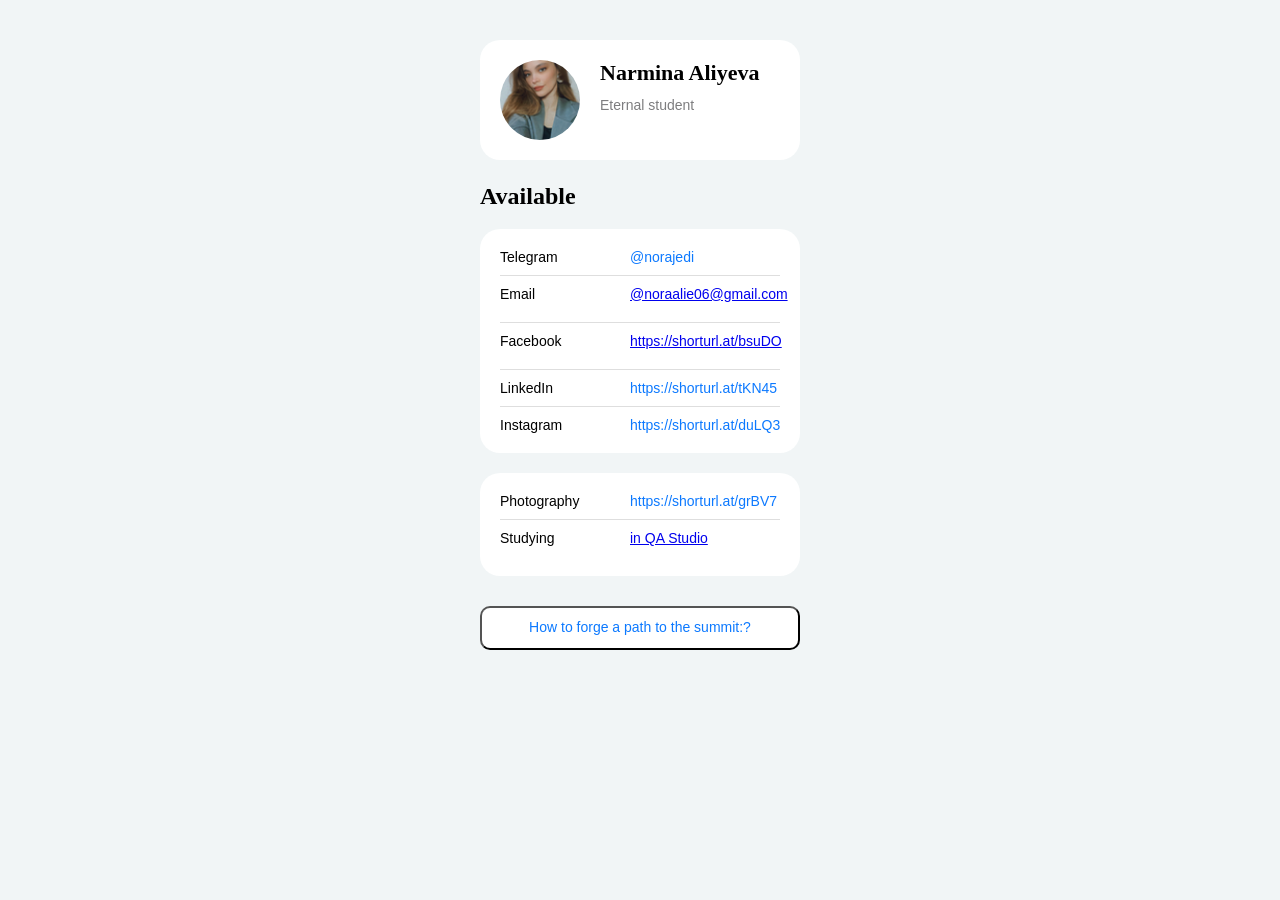
<file: index.html>
<!DOCTYPE html>
<html lang="en">
  <head>
    <meta charset="UTF-8" />
    <meta http-equiv="X-UA-Compatible" content="IE=edge" />
    <meta name="viewport" content="width=device-width, initial-scale=1.0" />
    <link href="./normalize.css" rel="stylesheet" />
    <link href="./ios.css" rel="stylesheet" />
    <title>Document</title>
  </head>
  <body>
    <header class="header">
      <img src="./avatar.png" alt="avatar" class="header__avatar" />
      <div class="header__textContainer">
        <h1 class="header__title">Narmina Aliyeva</h1>
        <h3 class="header__subtitle">Eternal student</h3>
      </div>
    </header>
    <main>
      <section class="links">
        <h2 class="links__header">Available</h2>
        <ul class="links__container">
          <li class="links__link">
            <p class="links__title">Telegram</p>
            <a class="linsk__link" href="@norajedi">@norajedi</a>
          </li>
          <li class="links__link">
            <p class="links__title">Email</p>
            <a class="links__link" href="@noraalie06@gmail.com"
              >@noraalie06@gmail.com</a
            >
          </li>
          <li class="links__link">
            <p class="links__title">Facebook</p>
            <a class="links__link" href="https://shorturl.at/bsuDO"
              >https://shorturl.at/bsuDO</a
            >
          </li>
          <li class="links__link">
            <p class="links__title">LinkedIn</p>
            <a class="linsk__link" href="https://shorturl.at/tKN45">https://shorturl.at/tKN45</a>
          </li>
          <li class="links__link">
            <p class="links__title">Instagram</p>
            <a class="linsk__link" href="https://shorturl.at/duLQ3"
              >https://shorturl.at/duLQ3</a
            >
          </li>
        </ul>
      </section>
      <section class="links">
        <h2 class="links__header"></h2>
        <ul class="links__container">
          <li class="links__link">
            <p class="links__title">
              Photography</p>
            <a class="linsk__link" href="https://shorturl.at/grBV7">https://shorturl.at/grBV7</a>
          </li>
          <li class="links__link">
            <p class="links__title">Studying</p>
            <a class="links__link" href="@noraalie@06gmail.com">in QA Studio</a>
        
          </li>
        </ul>
      </section>
    </main>
    <footer>
      <button type = "button" class="button-link" href=""> How to forge a path to the summit:? </button>
    </footer>
    <script type="text/javascript" src="js.js"></script>
  </body>
</html>
</file>
<file: ios.css>
body {
  font-family: "Helvetica";
  background-color: #f1f5f6;
  color: #000000;
  display: flex;
  flex-direction: column;
  justify-content: center;
  align-items: center;
}

.header {
  box-sizing: border-box;
  margin: 40px 0 20px 0;
  display: flex;

  width: 320px;
  column-gap: 20px;
  row-gap: 10px;
  border-radius: 20px;
  padding: 20px;
  background-color: #ffffff;
}

.header__textContainer {
  display: flex;
  flex-direction: column;
  gap: 10px;
}

.header__avatar {
  border-radius: 50%;
  width: 80px;
  height: 80px;
}

.header__title {
  margin: 0;
  font-weight: 700;
  font-size: 22px;
  line-height: 1.2;
  font-family: "Helvetica Neue";
  align-items: center;
}

.header__subtitle {
  color: #7d7d7f;
  font-weight: 400;
  font-size: 14px;
  line-height: 1.4;
  margin: 0;
}

.links {
  width: 320px;
  margin-bottom: 20px;
}

.links__header {
  font-size: 24px;
  line-height: 1.4;
  margin: 0 0 15px 0;
  font-family: "Helvetica Neue";
}

.links__container {
  list-style-type: none;
  background: #ffffff;
  border-radius: 20px;
  display: flex;
  flex-direction: column;
  align-items: flex-start;
  padding: 20px 20px 10px;
  gap: 10px;
  flex: none;
  order: 1;
  flex-grow: 0;
  box-sizing: border-box;
  margin: 0;
}

.links__link,
.links__title {
  font-size: 14px;
  font-size: 1.4;
}

.links__link {
  display: flex;
  flex-direction: row;
  align-items: flex-start;
  padding: 0px 0px 10px;
  gap: 30px;
  border-bottom: 1px solid #dedede;
  width: 280px;
}

.links__link:last-child {
  border-bottom: none;
}

.linsk__link,
.links__link:visited {
  text-decoration: none;
  color: #0c79ff;
}

.links__title {
  margin: 0;
  min-width: 100px;
}

footer {
  margin: 0 0 40px 0;
}
.button-link {
  margin-top: 10px;
  box-sizing: border-box;
  display: flex;
  flex-direction: row;
  justify-content: center;
  align-items: center;
  padding: 10px;
  width: 320px;
  background: #ffffff;
  border-radius: 10px;

  font-size: 14px;
  line-height: 1.4;

  color: #0c79ff;
  text-decoration: none;
}
</file>
